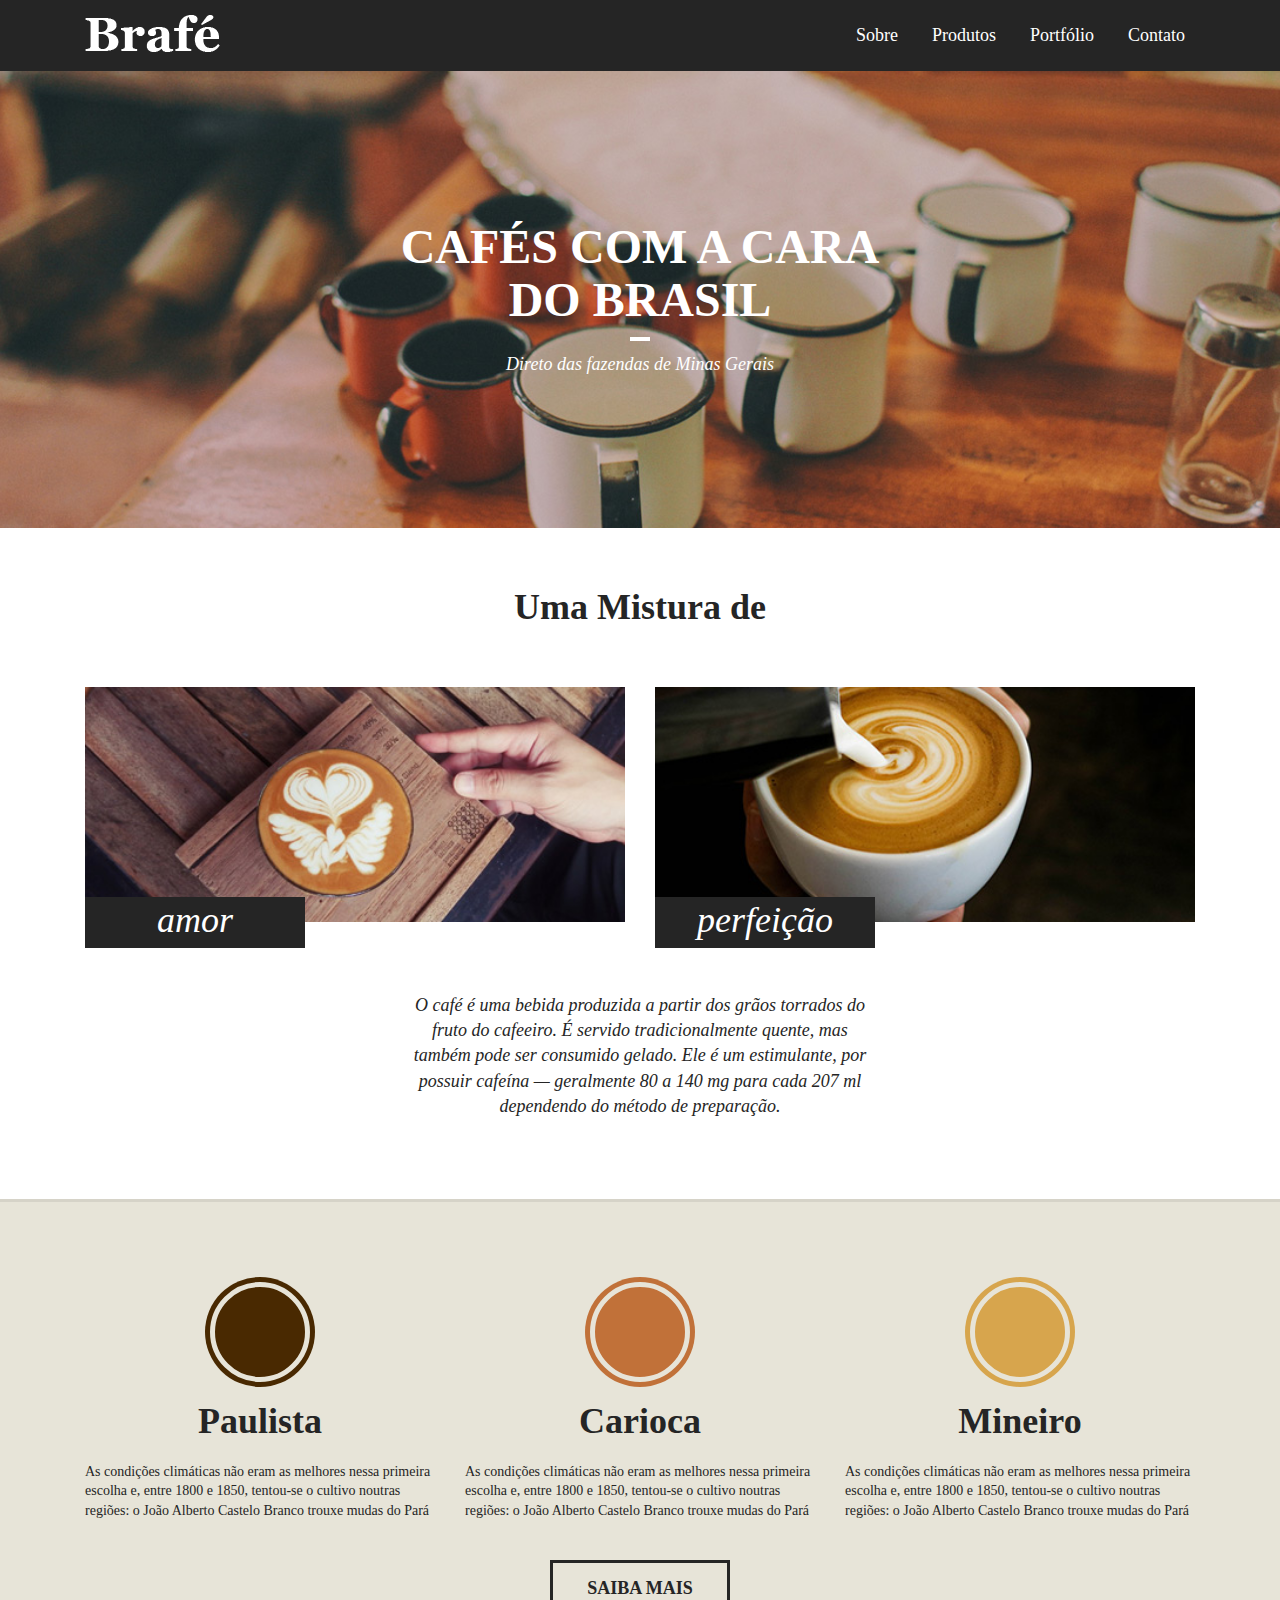
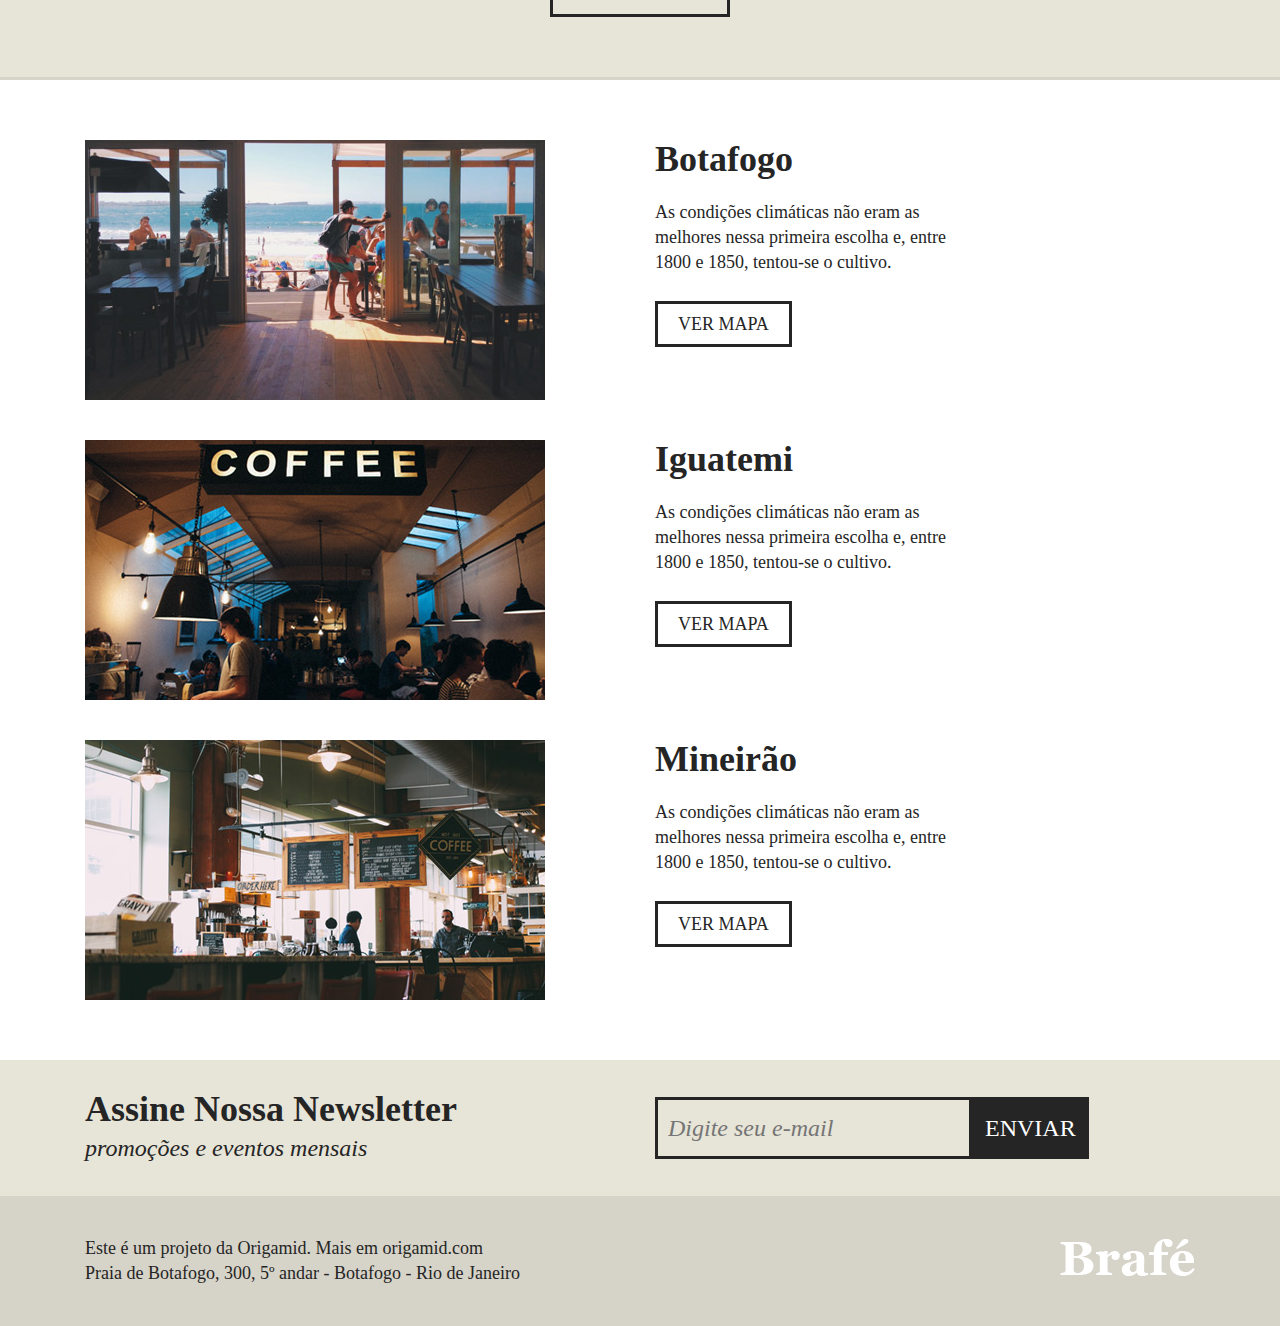
<file: bootstrap/index.html>
<!DOCTYPE html>
<html lang="pt-br">

<head>
	<meta charset="UTF-8">
	<meta http-equiv="X-UA-Compatible" content="IE=edge">
	<meta name="viewport" content="width=device-width, initial-scale=1.0, shrink-to-fit=no">
	<title>Brafé 1</title>
	<link rel="shortcut icon" href="../favicon.ico">
	<link rel="stylesheet" type="text/css" href="css/bootstrap.min.css">
	<link rel="stylesheet" type="text/css" href="css/style.css">
</head>

<body>

	<header class="menu">
		<div class="container">
			<div class="row">
				<a class="menu-logo col-md-4" href="#"><img src="img/brafe.png" alt="Brafé"></a>
				<nav class="menu-nav col-md-8">
					<ul>
						<li><a href="#">Sobre</a></li>
						<li><a href="#">Produtos</a></li>
						<li><a href="#">Portfólio</a></li>
						<li><a href="#">Contato</a></li>
					</ul>
				</nav>
			</div>
		</div>
	</header>

	<main class="intro">
		<h1>Cafés com a cara<br>do Brasil</h1>
		<p>Direto das fazendas de Minas Gerais</p>
	</main>

	<section class="sobre container">
		<h2>Uma Mistura de</h2>
		<div class="row">
			<div class="col-sm sobre-item">
				<img src="img/cafe-1.jpg">
				<h3>amor</h3>
			</div>
			<div class="col-sm sobre-item">
				<img src="img/cafe-2.jpg">
				<h3>perfeição</h3>
			</div>
		</div>
		<p>O café é uma bebida produzida a partir dos grãos torrados do fruto do cafeeiro. É servido tradicionalmente quente, mas também pode ser consumido gelado. Ele é um estimulante, por possuir cafeína — geralmente 80 a 140 mg para cada 207 ml dependendo do método de preparação.</p>
	</section>

	<section class="produtos">
		<div class="container">
			<div class="row">
				<div class="produtos-item col-sm">
					<h2 class="produtos-paulista">Paulista</h2>
					<p>As condições climáticas não eram as melhores nessa primeira escolha e, entre 1800 e 1850, tentou-se o cultivo noutras regiões: o João Alberto Castelo Branco trouxe mudas do Pará</p>
				</div>
				<div class="produtos-item col-sm">
					<h2 class="produtos-carioca">Carioca</h2>
					<p>As condições climáticas não eram as melhores nessa primeira escolha e, entre 1800 e 1850, tentou-se o cultivo noutras regiões: o João Alberto Castelo Branco trouxe mudas do Pará</p>
				</div>
				<div class="produtos-item col-sm">
					<h2 class="produtos-mineiro">Mineiro</h2>
					<p>As condições climáticas não eram as melhores nessa primeira escolha e, entre 1800 e 1850, tentou-se o cultivo noutras regiões: o João Alberto Castelo Branco trouxe mudas do Pará</p>
				</div>
			</div>
			<a class="produtos-btn" href="#">Saiba Mais</a>
		</div>
	</section>

	<section class="locais container">
		<div class="locais-item row">
			<div class="col-sm">
				<img src="img/botafogo.jpg" alt="Brafé unidade Botafogo">
			</div>
			<div class="col-sm">
				<h2>Botafogo</h2>
				<p>As condições climáticas não eram as melhores nessa primeira escolha e, entre 1800 e 1850, tentou-se o cultivo.</p>
				<a href="#">Ver Mapa</a>
			</div>
		</div>

		<div class="locais-item row">
			<div class="col-sm">
				<img src="img/iguatemi.jpg" alt="Brafé unidade Iguatemi">
			</div>
			<div class="col-sm">
				<h2>Iguatemi</h2>
				<p>As condições climáticas não eram as melhores nessa primeira escolha e, entre 1800 e 1850, tentou-se o cultivo.</p>
				<a href="#">Ver Mapa</a>
			</div>
		</div>

		<div class="locais-item row">
			<div class="col-sm">
				<img src="img/mineirao.jpg" alt="Brafé unidade Mineirão">
			</div>
			<div class="col-sm">
				<h2>Mineirão</h2>
				<p>As condições climáticas não eram as melhores nessa primeira escolha e, entre 1800 e 1850, tentou-se o cultivo.</p>
				<a href="#">Ver Mapa</a>
			</div>
		</div>

	</section>

	<section class="assine">
		<div class="container">
			<div class="row">
				<div class="assine-info col-sm">
					<h2>Assine Nossa Newsletter</h2>
					<p>promoções e eventos mensais</p>
				</div>
				<form class="col-sm">
					<label>E-mail</label>
					<input type="text" placeholder="Digite seu e-mail">
					<button type="submit">Enviar</button>
				</form>
			</div>
		</div>
	</section>

	<footer class="footer">
		<div class="container">
			<div class="row">
				<p class="col-sm-8">Este é um projeto da Origamid. Mais em origamid.com<br>Praia de Botafogo, 300, 5º andar - Botafogo - Rio de Janeiro</p>
				<div class="col-sm">
					<img src="img/brafe.png" alt="Brafé">
				</div>
			</div>
		</div>
	</footer>

</body>

</html>
</file>
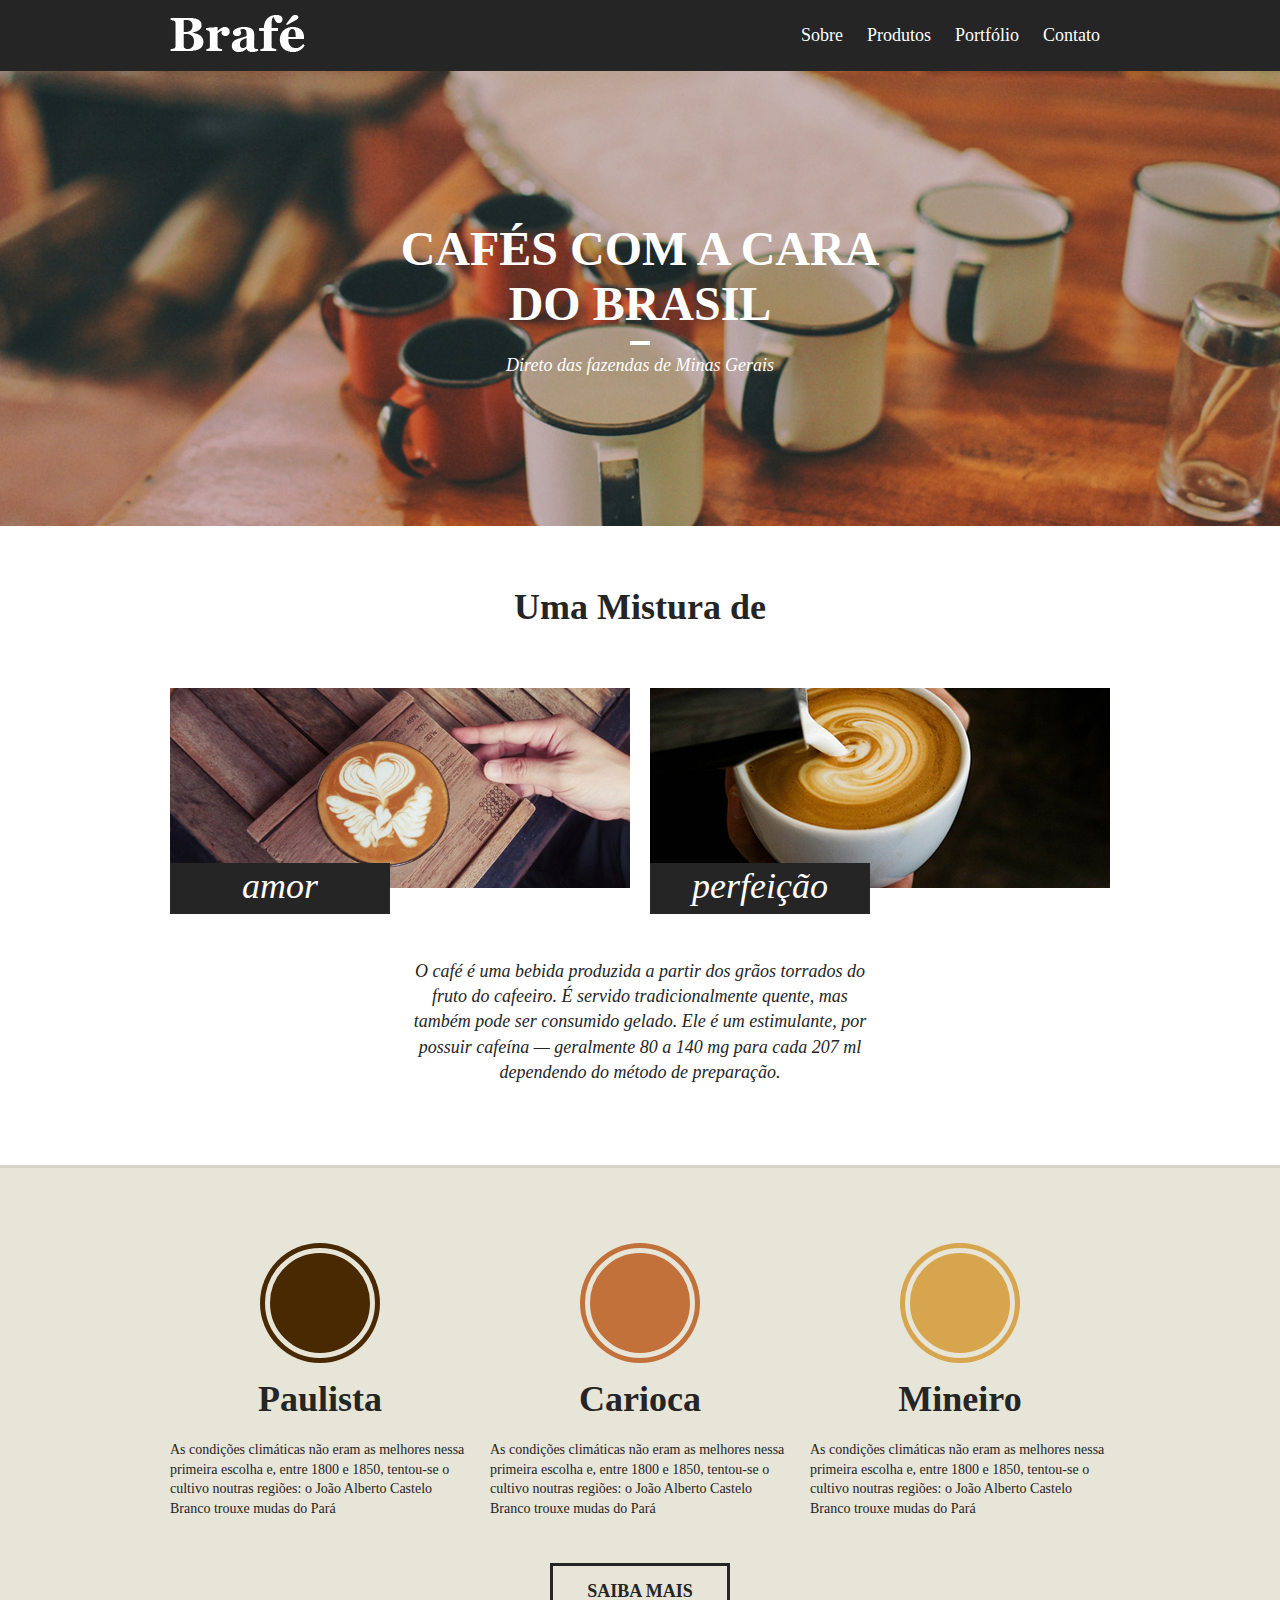
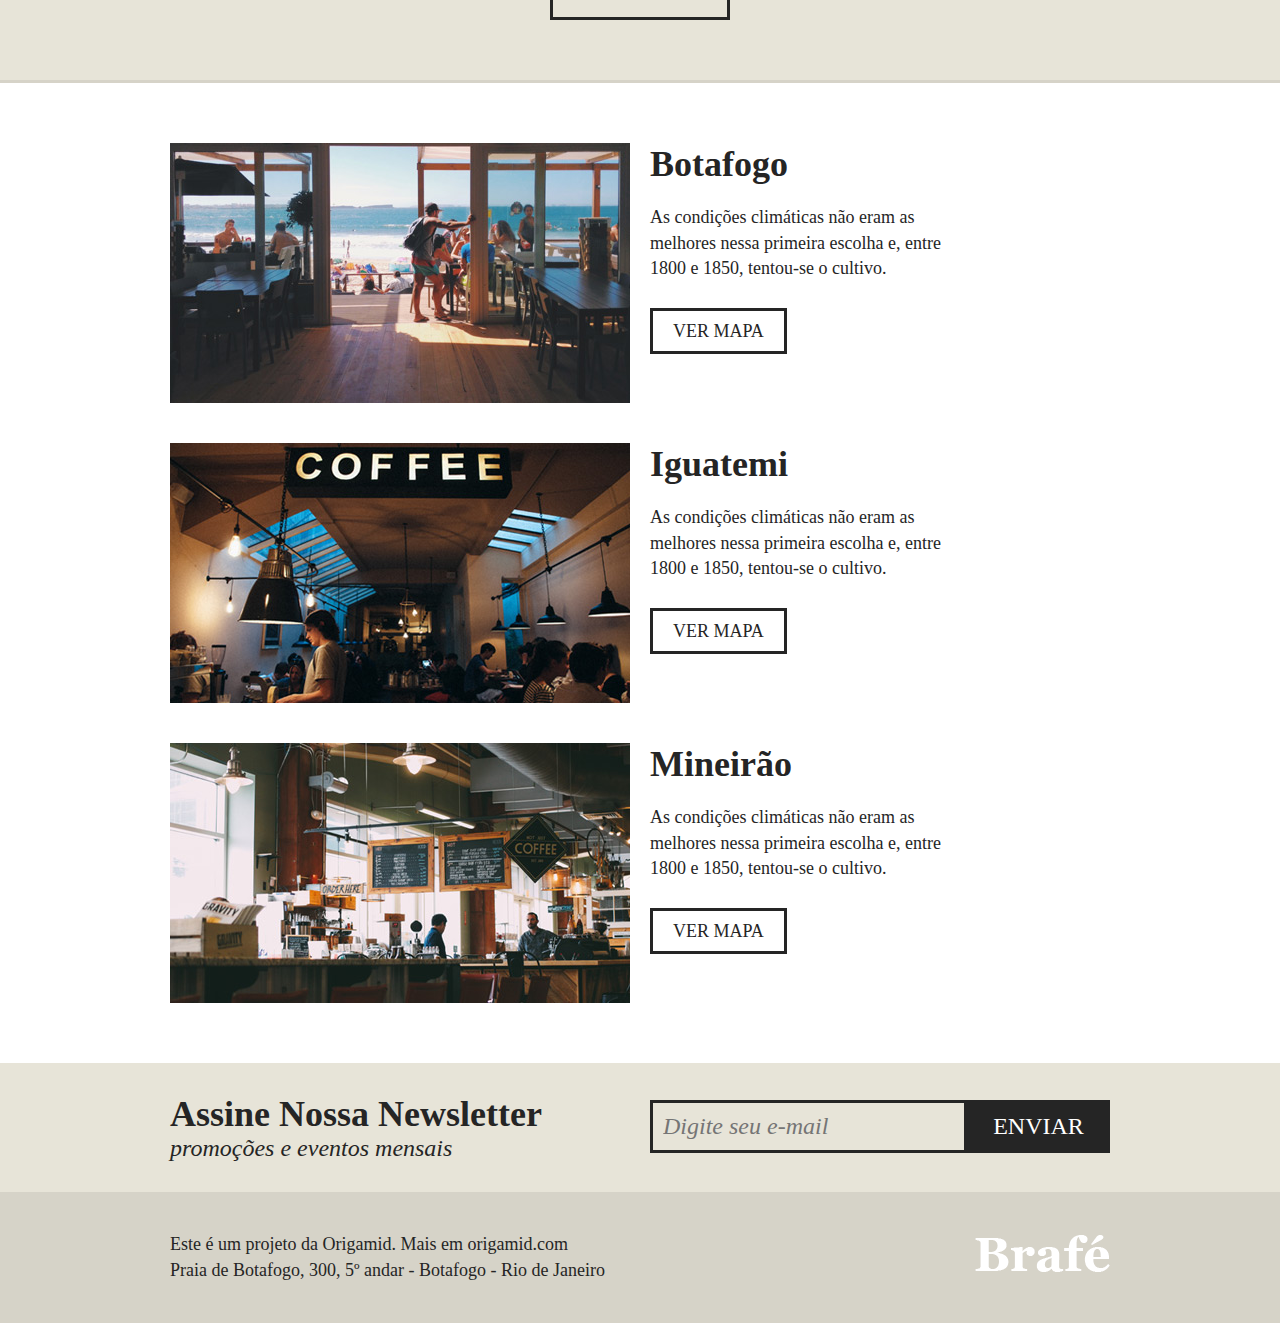
<file: flexbox/index.html>
<!DOCTYPE html>
<html lang="pt-br">

<head>
	<meta charset="UTF-8">
	<meta http-equiv="X-UA-Compatible" content="IE=edge">
	<meta name="viewport" content="width=device-width, initial-scale=1.0, shrink-to-fit=no">
	<title>Brafé 1</title>
	<link rel="shortcut icon" href="../favicon.ico">
	<link rel="stylesheet" type="text/css" href="css/style.css">
</head>

<body>

	<header class="menu">
		<div class="container">
			<a class="menu-logo" href="#"><img src="img/brafe.png" alt="Brafé"></a>
			<nav class="menu-nav">
				<ul>
					<li><a href="#">Sobre</a></li>
					<li><a href="#">Produtos</a></li>
					<li><a href="#">Portfólio</a></li>
					<li><a href="#">Contato</a></li>
				</ul>
			</nav>
		</div>
	</header>

	<main class="intro">
		<h1>Cafés com a cara<br>do Brasil</h1>
		<p>Direto das fazendas de Minas Gerais</p>
	</main>

	<section class="sobre">
		<h2>Uma Mistura de</h2>
		<div class="container">
			<div class="sobre-item">
				<img src="img/cafe-1.jpg">
				<h3>amor</h3>
			</div>
			<div class="sobre-item">
				<img src="img/cafe-2.jpg">
				<h3>perfeição</h3>
			</div>
		</div>
		<p>O café é uma bebida produzida a partir dos grãos torrados do fruto do cafeeiro. É servido tradicionalmente quente, mas também pode ser consumido gelado. Ele é um estimulante, por possuir cafeína — geralmente 80 a 140 mg para cada 207 ml dependendo do método de preparação.</p>
	</section>

	<section class="produtos">
		<div class="container">
			<div class="produtos-item">
				<h2 class="produtos-paulista">Paulista</h2>
				<p>As condições climáticas não eram as melhores nessa primeira escolha e, entre 1800 e 1850, tentou-se o cultivo noutras regiões: o João Alberto Castelo Branco trouxe mudas do Pará</p>
			</div>
			<div class="produtos-item">
				<h2 class="produtos-carioca">Carioca</h2>
				<p>As condições climáticas não eram as melhores nessa primeira escolha e, entre 1800 e 1850, tentou-se o cultivo noutras regiões: o João Alberto Castelo Branco trouxe mudas do Pará</p>
			</div>
			<div class="produtos-item">
				<h2 class="produtos-mineiro">Mineiro</h2>
				<p>As condições climáticas não eram as melhores nessa primeira escolha e, entre 1800 e 1850, tentou-se o cultivo noutras regiões: o João Alberto Castelo Branco trouxe mudas do Pará</p>
			</div>
		</div>
		<a class="produtos-btn" href="#">Saiba Mais</a>
	</section>

	<section class="locais">
		<div class="locais-item container">
			<div class="locais-img">
				<img src="img/botafogo.jpg" alt="Brafé unidade Botafogo">
			</div>
			<div class="locais-info">
				<h2>Botafogo</h2>
				<p>As condições climáticas não eram as melhores nessa primeira escolha e, entre 1800 e 1850, tentou-se o cultivo.</p>
				<a href="#">Ver Mapa</a>
			</div>
		</div>

		<div class="locais-item container">
			<div class="locais-img">
				<img src="img/iguatemi.jpg" alt="Brafé unidade Iguatemi">
			</div>
			<div class="locais-info">
				<h2>Iguatemi</h2>
				<p>As condições climáticas não eram as melhores nessa primeira escolha e, entre 1800 e 1850, tentou-se o cultivo.</p>
				<a href="#">Ver Mapa</a>
			</div>
		</div>

		<div class="locais-item container">
			<div class="locais-img">
				<img src="img/mineirao.jpg" alt="Brafé unidade Mineirão">
			</div>
			<div class="locais-info">
				<h2>Mineirão</h2>
				<p>As condições climáticas não eram as melhores nessa primeira escolha e, entre 1800 e 1850, tentou-se o cultivo.</p>
				<a href="#">Ver Mapa</a>
			</div>
		</div>

	</section>

	<section class="assine">
		<div class="container">
			<div class="assine-info">
				<h2>Assine Nossa Newsletter</h2>
				<p>promoções e eventos mensais</p>
			</div>
			<form>
				<label>E-mail</label>
				<input type="text" placeholder="Digite seu e-mail">
				<button type="submit">Enviar</button>
			</form>
		</div>
	</section>

	<footer class="footer">
		<div class="container">
			<p>Este é um projeto da Origamid. Mais em origamid.com<br>Praia de Botafogo, 300, 5º andar - Botafogo - Rio de Janeiro</p>
			<div class="footer-img">
				<img src="img/brafe.png" alt="Brafé">
			</div>
		</div>
	</footer>

</body>

</html>
</file>
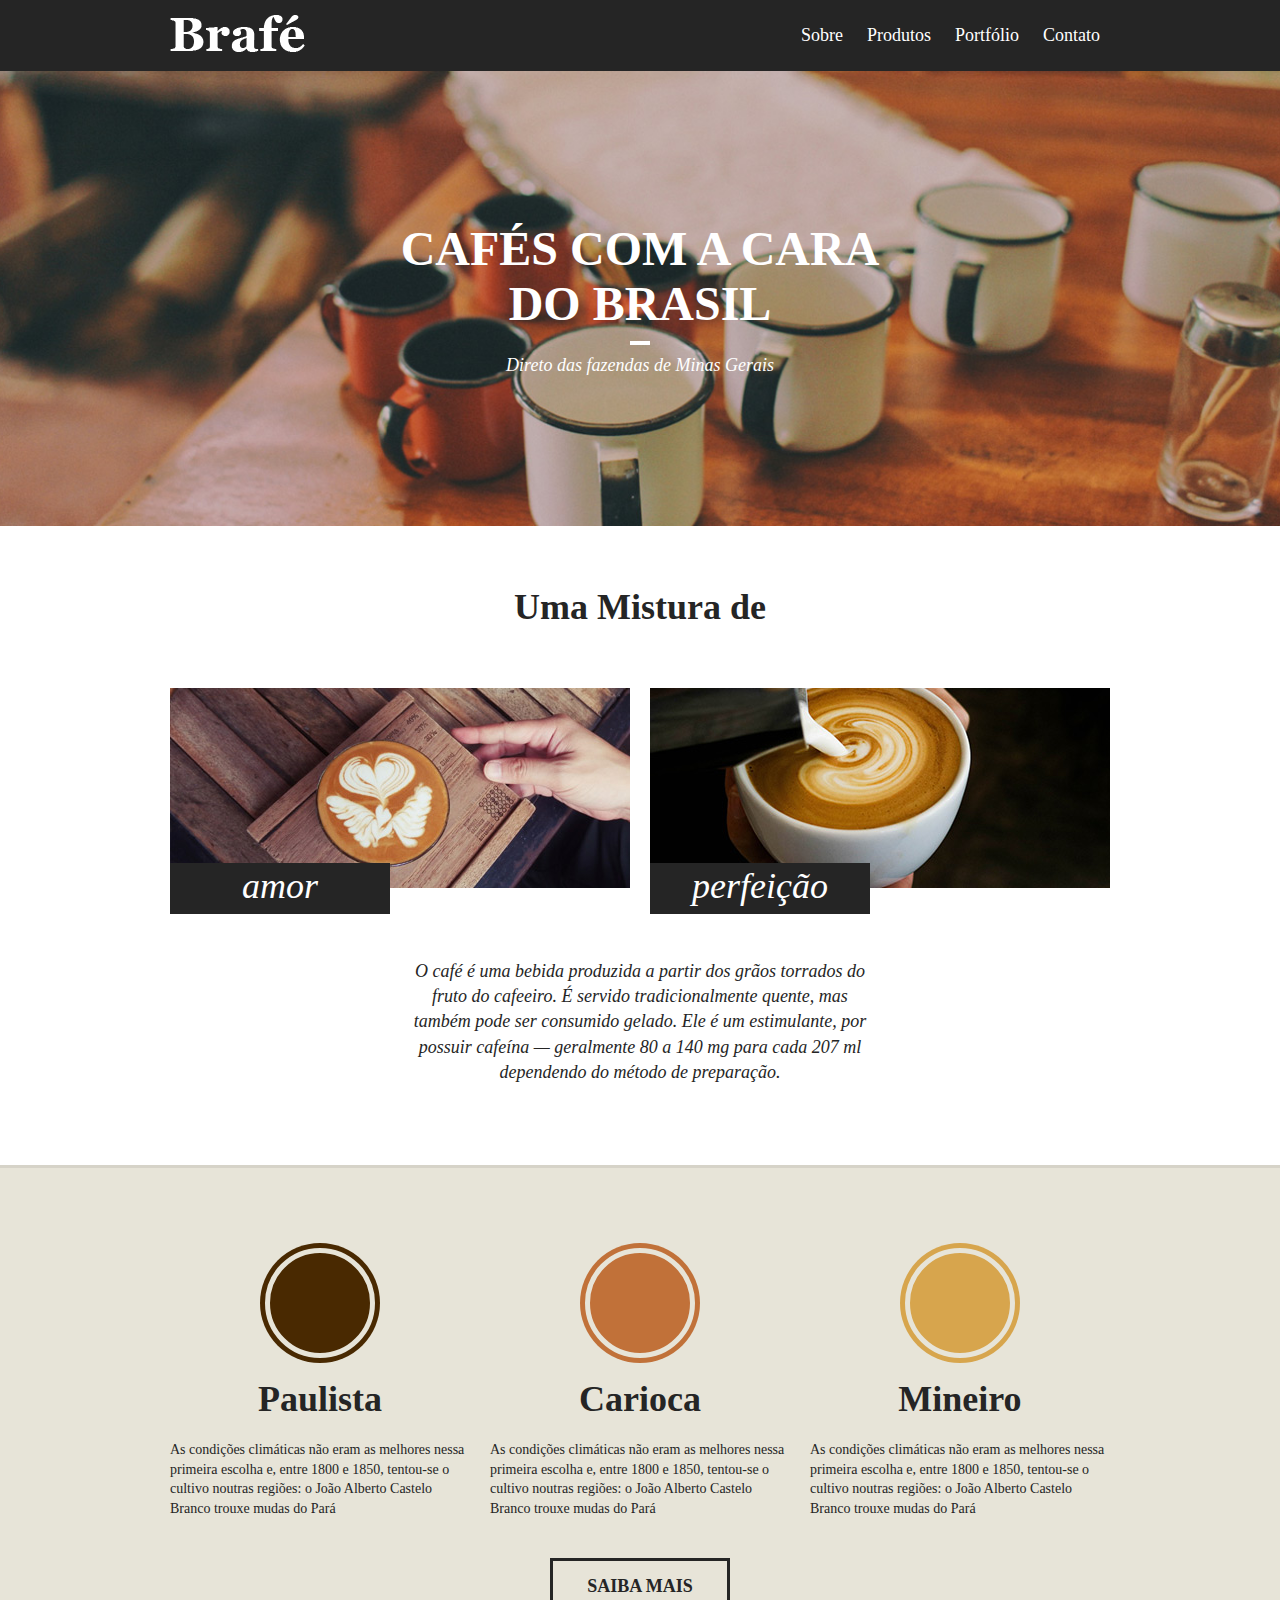
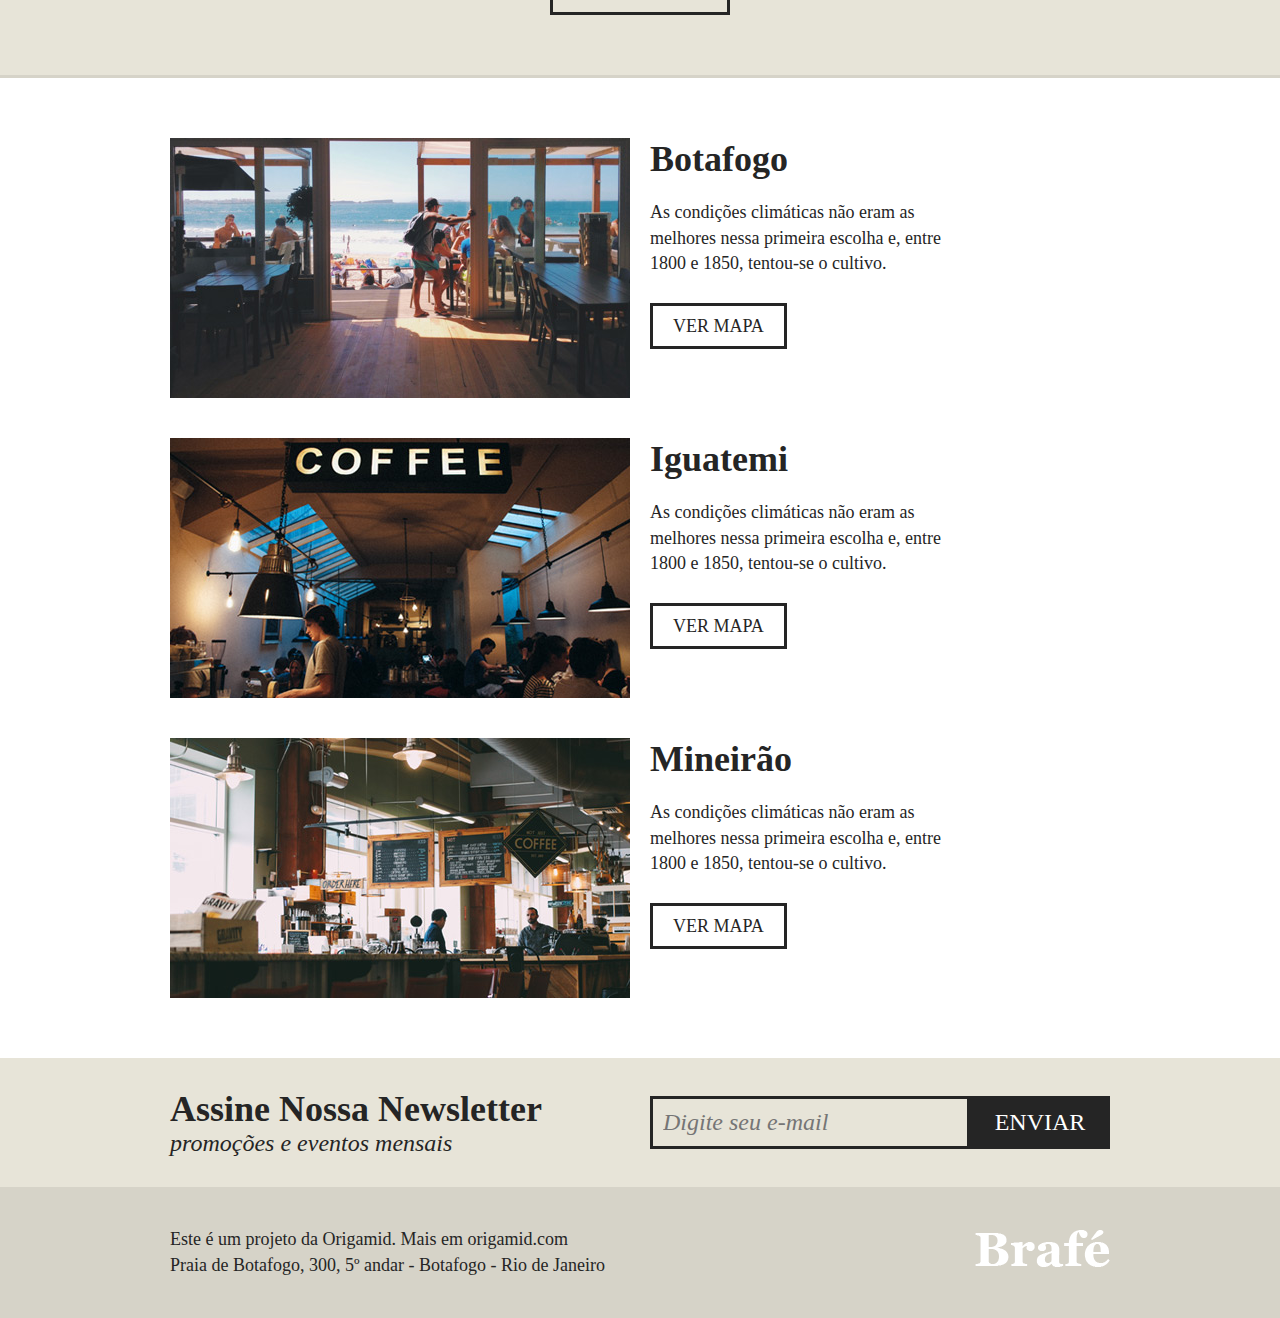
<file: grid/index.html>
<!DOCTYPE html>
<html>

<head>
	<meta charset="utf-8">
	<meta name="viewport" content="width=device-width, initial-scale=1, shrink-to-fit=no">
	<title>Brafé 1</title>
	<link rel="shortcut icon" href="../favicon.ico">
	<link rel="stylesheet" type="text/css" href="css/grid.css">
	<link rel="stylesheet" type="text/css" href="css/style.css">
</head>

<body>

	<header class="menu">
		<div class="container">
			<a class="menu-logo grid-4" href="#"><img src="img/brafe.png" alt="Brafé"></a>
			<nav class="menu-nav grid-8">
				<ul>
					<li><a href="#">Sobre</a></li>
					<li><a href="#">Produtos</a></li>
					<li><a href="#">Portfólio</a></li>
					<li><a href="#">Contato</a></li>
				</ul>
			</nav>
		</div>
	</header>

	<main class="intro">
		<h1>Cafés com a cara<br>do Brasil</h1>
		<p>Direto das fazendas de Minas Gerais</p>
	</main>

	<section class="sobre">
		<h2>Uma Mistura de</h2>
		<div class="container">
			<div class="sobre-item grid-6">
				<img src="img/cafe-1.jpg">
				<h3>amor</h3>
			</div>
			<div class="sobre-item grid-6">
				<img src="img/cafe-2.jpg">
				<h3>perfeição</h3>
			</div>
		</div>
		<p>O café é uma bebida produzida a partir dos grãos torrados do fruto do cafeeiro. É servido tradicionalmente quente, mas também pode ser consumido gelado. Ele é um estimulante, por possuir cafeína — geralmente 80 a 140 mg para cada 207 ml dependendo do método de preparação.</p>
	</section>

	<section class="produtos">
		<div class="container">
			<div class="produtos-item grid-4">
				<h2 class="produtos-paulista">Paulista</h2>
				<p>As condições climáticas não eram as melhores nessa primeira escolha e, entre 1800 e 1850, tentou-se o cultivo noutras regiões: o João Alberto Castelo Branco trouxe mudas do Pará</p>
			</div>
			<div class="produtos-item grid-4">
				<h2 class="produtos-carioca">Carioca</h2>
				<p>As condições climáticas não eram as melhores nessa primeira escolha e, entre 1800 e 1850, tentou-se o cultivo noutras regiões: o João Alberto Castelo Branco trouxe mudas do Pará</p>
			</div>
			<div class="produtos-item grid-4">
				<h2 class="produtos-mineiro">Mineiro</h2>
				<p>As condições climáticas não eram as melhores nessa primeira escolha e, entre 1800 e 1850, tentou-se o cultivo noutras regiões: o João Alberto Castelo Branco trouxe mudas do Pará</p>
			</div>
		</div>
		<a class="produtos-btn" href="#">Saiba Mais</a>
	</section>

	<section class="locais">
		<div class="locais-item container">
			<div class="grid-6">
				<img src="img/botafogo.jpg" alt="Brafé unidade Botafogo">
			</div>
			<div class="grid-6">
				<h2>Botafogo</h2>
				<p>As condições climáticas não eram as melhores nessa primeira escolha e, entre 1800 e 1850, tentou-se o cultivo.</p>
				<a href="#">Ver Mapa</a>
			</div>
		</div>

		<div class="locais-item container">
			<div class="grid-6">
				<img src="img/iguatemi.jpg" alt="Brafé unidade Iguatemi">
			</div>
			<div class="grid-6">
				<h2>Iguatemi</h2>
				<p>As condições climáticas não eram as melhores nessa primeira escolha e, entre 1800 e 1850, tentou-se o cultivo.</p>
				<a href="#">Ver Mapa</a>
			</div>
		</div>

		<div class="locais-item container">
			<div class="grid-6">
				<img src="img/mineirao.jpg" alt="Brafé unidade Mineirão">
			</div>
			<div class="grid-6">
				<h2>Mineirão</h2>
				<p>As condições climáticas não eram as melhores nessa primeira escolha e, entre 1800 e 1850, tentou-se o cultivo.</p>
				<a href="#">Ver Mapa</a>
			</div>
		</div>

	</section>

	<section class="assine">
		<div class="container">
			<div class="assine-info grid-6">
				<h2>Assine Nossa Newsletter</h2>
				<p>promoções e eventos mensais</p>
			</div>
			<form class="grid-6">
				<label>E-mail</label>
				<input type="text" placeholder="Digite seu e-mail">
				<button type="submit">Enviar</button>
			</form>
		</div>
	</section>

	<footer class="footer">
		<div class="container">
			<p class="grid-8">Este é um projeto da Origamid. Mais em origamid.com<br>Praia de Botafogo, 300, 5º andar - Botafogo - Rio de Janeiro</p>
			<div class="grid-4">
				<img src="img/brafe.png" alt="Brafé">
			</div>
		</div>
	</footer>

</body>

</html>
</file>
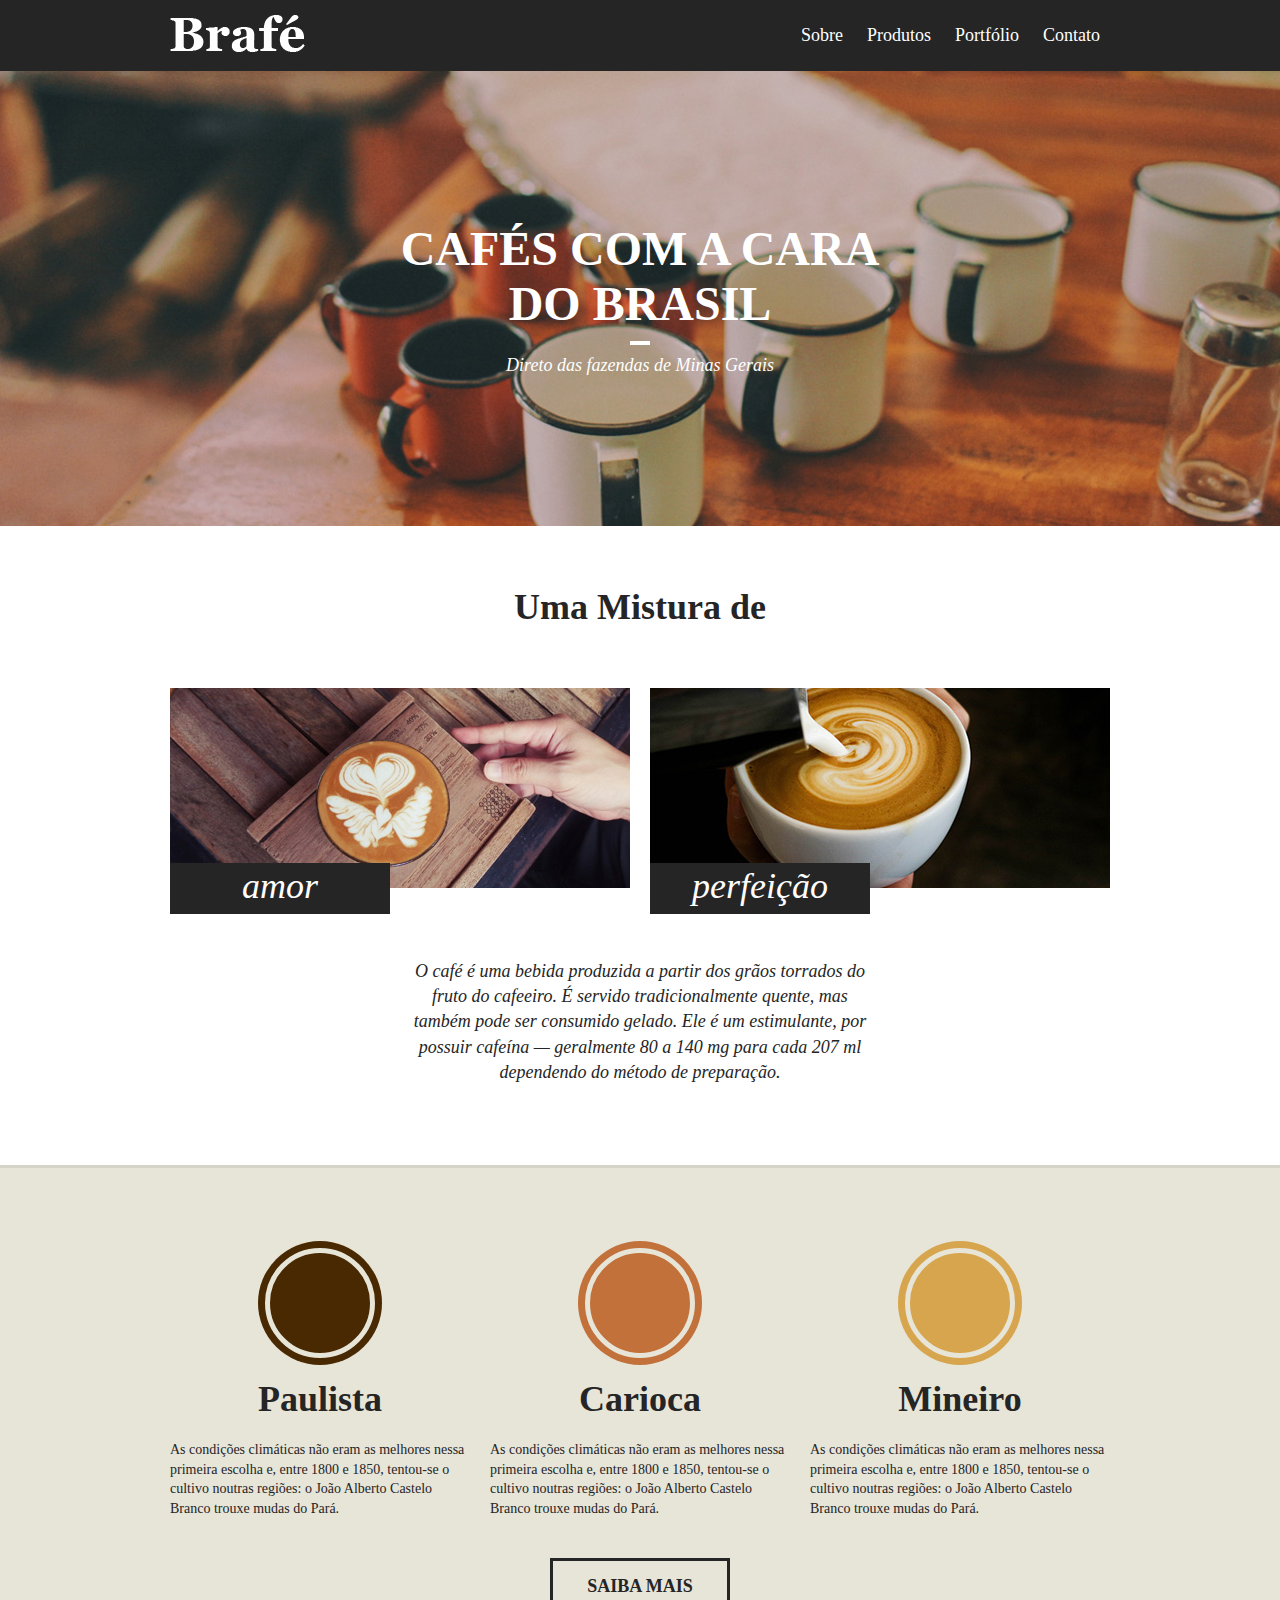
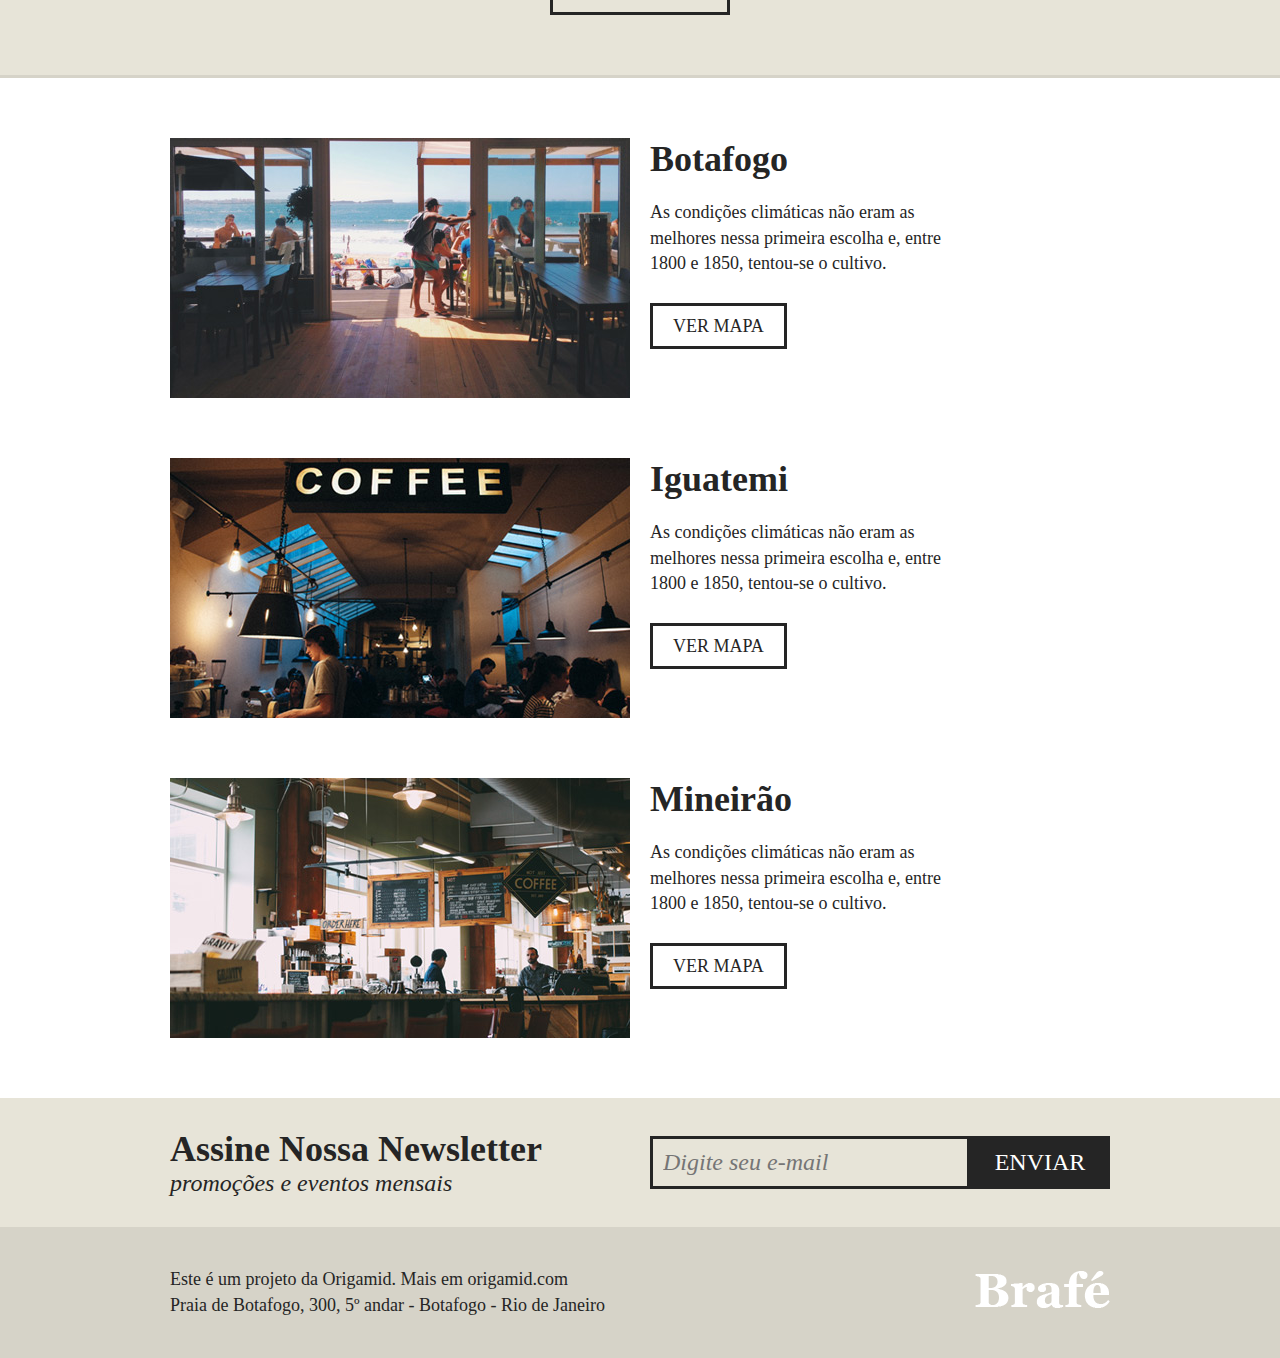
<file: puro/index.html>
<!DOCTYPE html>
<html lang="pt-br">

<head>
  <meta charset="UTF-8">
  <meta http-equiv="X-UA-Compatible" content="IE=edge">
  <meta name="viewport" content="width=device-width, initial-scale=1.0, shrink-to-fit=no">
  <title>Brafé 1</title>
  <link rel="shortcut icon" href="../favicon.ico">
  <link rel="stylesheet" type="text/css" href="css/style.css">
</head>

<body>
  
  <header class="menu">
    <div class="menu-container">
      <a class="menu-logo" href="#"><img src="img/brafe.png" alt="Brafé"></a>
      <nav class="menu-nav">
        <ul>
          <li><a href="#">Sobre</a></li>
          <li><a href="#">Produtos</a></li>
          <li><a href="#">Portfólio</a></li>
          <li><a href="#">Contato</a></li>
        </ul>
      </nav>
    </div>
  </header>

  <main class="intro">
    <h1>Cafés com a cara<br>do Brasil</h1>
    <p>Direto das fazendas de Minas Gerais</p>
  </main>

  <section class="sobre">
    <h2>Uma Mistura de</h2>
    <div class="sobre-container">
      <div class="sobre-item">
        <img src="img/cafe-1.jpg" alt="amor">
        <h3>amor</h3>
      </div>
      <div class="sobre-item">
        <img src="img/cafe-2.jpg" alt="perfeição">
        <h3>perfeição</h3>
      </div>
    </div>
    <p>O café é uma bebida produzida a partir dos grãos torrados do fruto do cafeeiro. É servido tradicionalmente quente, mas também pode ser consumido gelado. Ele é um estimulante, por possuir cafeína — geralmente 80 a 140 mg para cada 207 ml dependendo do método de preparação.</p>
  </section>

  <section class="produtos">
    <div class="produtos-container">
      <div class="produtos-item">
        <h2 class="produtos-paulista">Paulista</h2>
        <p>As condições climáticas não eram as melhores nessa primeira escolha e, entre 1800 e 1850, tentou-se o cultivo noutras regiões: o João Alberto Castelo Branco trouxe mudas do Pará.</p>
      </div>
      <div class="produtos-item">
        <h2 class="produtos-carioca">Carioca</h2>
        <p>As condições climáticas não eram as melhores nessa primeira escolha e, entre 1800 e 1850, tentou-se o cultivo noutras regiões: o João Alberto Castelo Branco trouxe mudas do Pará.</p>
      </div>
      <div class="produtos-item">
        <h2 class="produtos-mineiro">Mineiro</h2>
        <p>As condições climáticas não eram as melhores nessa primeira escolha e, entre 1800 e 1850, tentou-se o cultivo noutras regiões: o João Alberto Castelo Branco trouxe mudas do Pará.</p>
      </div>
    </div>
    <a class="produtos-btn" href="#">Saiba Mais</a>
  </section>

  <section class="locais">
    <div class="locais-item">
      <img src="img/botafogo.jpg" alt="Brafé unidade Botafogo">
      <div>
        <h2>Botafogo</h2>
        <p>As condições climáticas não eram as melhores nessa primeira escolha e, entre 1800 e 1850, tentou-se o cultivo.</p>
        <a href="#">Ver Mapa</a>
      </div>
    </div>

    <div class="locais-item">
      <img src="img/iguatemi.jpg" alt="Brafé unidade Iguatemi">
      <div>
        <h2>Iguatemi</h2>
        <p>As condições climáticas não eram as melhores nessa primeira escolha e, entre 1800 e 1850, tentou-se o cultivo.</p>
        <a href="#">Ver Mapa</a>
      </div>
    </div>

    <div class="locais-item">
      <img src="img/mineirao.jpg" alt="Brafé unidade Mineirão">
      <div>
        <h2>Mineirão</h2>
        <p>As condições climáticas não eram as melhores nessa primeira escolha e, entre 1800 e 1850, tentou-se o cultivo.</p>
        <a href="#">Ver Mapa</a>
      </div>
    </div>
  </section>

  <section class="assine">
    <div class="assine-container">
      <div class="assine-info">
        <h2>Assine Nossa Newsletter</h2>
        <p>promoções e eventos mensais</p>
      </div>
      <form>
        <label>E-mail</label>
        <input type="text" placeholder="Digite seu e-mail">
        <button type="submit">Enviar</button>
      </form>
    </div>
  </section>

  <footer class="footer">
    <div class="footer-container">
      <p>Este é um projeto da Origamid. Mais em origamid.com<br>Praia de Botafogo, 300, 5º andar - Botafogo - Rio de Janeiro</p>
      <img src="img/brafe.png" alt="Brafé">
    </div>
  </footer>

</body>

</html>
</file>
<file: grid/css/grid.css>
.container {
  max-width: 960px;
  margin: 0 auto;
}

.container::before,
.container::after {
  content: "";
  display: table;
  clear: both;
}

.grid-1,
.grid-2,
.grid-3,
.grid-4,
.grid-5,
.grid-6,
.grid-7,
.grid-8,
.grid-9,
.grid-10,
.grid-11,
.grid-12 {
  margin-left: 10px;
  margin-right: 10px;
  float: left;
  display: block;
  min-height: 1px;
}

.grid-1 {
  width: calc(8.333% - 20px);
}

.grid-2 {
  width: calc(16.666% - 20px);
}

.grid-3 {
  width: calc(25% - 20px);
}

.grid-4 {
  width: calc(33.333% - 20px);
}

.grid-5 {
  width: calc(41.666% - 20px);
}

.grid-6 {
  width: calc(50% - 20px);
}

.grid-7 {
  width: calc(58.333% - 20px);
}

.grid-8 {
  width: calc(66.666% - 20px);
}

.grid-9 {
  width: calc(75% - 20px);
}

.grid-10 {
  width: calc(83.333% - 20px);
}

.grid-11 {
  width: calc(91.666% - 20px);
}

.grid-12 {
  width: calc(100% - 20px);
}

@media (max-width: 739px) {
  .container {
    max-width: 300px;
  }
  .grid-1,
  .grid-2,
  .grid-3,
  .grid-4,
  .grid-5,
  .grid-6,
  .grid-7,
  .grid-8,
  .grid-9,
  .grid-10,
  .grid-11,
  .grid-12 {
    width: 100%;
    margin-left: 0px;
    margin-right: 0px;
    float: none;
  }
}
</file>
<file: bootstrap/css/style.css>
/* Reset */

body,
h1,
h2,
h3,
p,
ul {
  padding: 0px;
  margin: 0px;
}

body {
  font-family: Georgia, serif;
  color: #252525;
}

* {
  box-sizing: border-box;
}

img {
  display: block;
  max-width: 100%;
}

/* Menu */

.menu {
  background: #252525;
  padding: 12px 0px;
}

.menu-logo {
  padding-top: 3px;
}

.menu-nav a {
  text-decoration: none;
  color: #fff;
  font-size: 1.125em;
}

.menu-nav ul {
  float: right;
  list-style: none;
}

.menu-nav ul li {
  display: inline-block;
}

.menu-nav ul li a {
  display: inline-block;
  padding: 10px;
  margin-left: 10px;
}

@media (max-width: 768px) {
  .menu-nav ul {
    float: none;
    /* margin: 5px 0 -10px 0; */
    margin-top: 5px;
    margin-bottom: -10px;
  }
  .menu-nav ul li a {
    padding-left: 0px;
    margin-left: 0px;
  }
}

/* Intro */

.intro {
  background: url("../img/bg-intro.jpg") no-repeat center center;
  background-size: cover;
  color: #fff;
  padding: 150px 0;
  text-align: center;
}

.intro h1 {
  text-transform: uppercase;
  font-size: 3em;
  font-weight: bold;
}

.intro h1::after {
  content: "";
  display: block;
  width: 20px;
  height: 4px;
  background: #fff;
  margin: 10px auto;
}

.intro p {
  font-style: italic;
  font-size: 1.125em;
}

@media (max-width: 768px) {
  .intro {
    padding: 60px 0px;
  }
}

/* Sobre */

.sobre {
  padding-top: 60px;
  padding-bottom: 60px;
}

.sobre img {
  width: 100%; /* experimental */
}

.sobre h2 {
  font-size: 2.25em;
  text-align: center;
  margin-bottom: 60px;
  font-weight: bold;
}

.sobre-item h3 {
  font-size: 2.25em;
  line-height: 1em;
  background: #252525;
  color: #fff;
  font-style: italic;
  font-weight: normal;
  text-align: center;
  position: relative;
  width: 220px;
  padding: 5px 0 10px 0;
  top: -25px;
}

.sobre > p {
  font-size: 1.125em;
  line-height: 1.4em;
  font-style: italic;
  max-width: 460px;
  text-align: center;
  margin: 20px auto;
}

/* Produtos */

.produtos {
  background: #e7e4d8;
  border-top: 3px solid #d6d3c8;
  border-bottom: 3px solid #d6d3c8;
  padding-top: 60px;
  padding-bottom: 60px;
}

.produtos-item {
  margin-bottom: 40px;
}

.produtos-item h2 {
  font-size: 2.25em;
  text-align: center;
  margin-bottom: 20px;
  font-weight: bold;
}

.produtos-item h2::before {
  content: "";
  display: block;
  width: 100px;
  height: 100px;
  background: currentColor;
  border-radius: 50%;
  border: 5px solid #e7e4d8;
  box-shadow: 0 0 0 5px currentColor;
  margin: 20px auto;
}

h2.produtos-paulista::before {
  color: #492901;
}

h2.produtos-carioca::before {
  color: #c17139;
}

h2.produtos-mineiro::before {
  color: #d7a54d;
}

.produtos-item p {
  font-size: 0.875em;
  line-height: 1.4em;
}

.produtos-btn {
  border: 3px solid #252525;
  color: #252525;
  text-decoration: none;
  text-align: center;
  font-size: 1.125em;
  font-weight: bold;
  text-transform: uppercase;
  width: 180px;
  display: block;
  margin: 0 auto;
  padding: 12px 0;
}

.produtos-btn:hover {
  text-decoration: none;
  color: #c17139;
  border-color: #c17139;
}

/* Locais */

.locais {
  padding-top: 60px;
  padding-bottom: 20px;
}

.locais-item {
  margin-bottom: 40px;
}

.locais-item h2 {
  font-size: 2.25em;
  margin-bottom: 20px;
  font-weight: bold;
}

.locais-item p {
  font-size: 1.125em;
  line-height: 1.4em;
  max-width: 320px;
  margin-bottom: 35px;
}

.locais-item a {
  font-size: 1.125em;
  text-transform: uppercase;
  text-decoration: none;
  border: 3px solid;
  color: #252525;
  padding: 10px 20px;
}

/* Assine */

.assine {
  background: #e7e4d8;
  padding-top: 30px;
  padding-bottom: 30px;
}

.assine-info h2 {
  font-size: 2.25em;
  font-weight: bold;
}

.assine-info p {
  font-size: 1.5em;
  font-style: italic;
}

.assine form label {
  display: none;
}

.assine form {
  margin-top: 7px;
  display: flex;
  flex-wrap: wrap;
  align-content: flex-start;
}

.assine input {
  border: 3px solid #252525;
  background: none;
  font-size: 1.5em;
  font-style: italic;
  font-family: Georgia, serif;
  align-self: flex-start;
  padding: 10px;
}

.assine button {
  background: #252525;
  border: none;
  font-family: Georgia, serif;
  text-transform: uppercase;
  font-size: 1.5em;
  color: #fff;
  cursor: pointer;
  align-self: flex-start;
  padding: 13px;
}

/* Footer */

.footer {
  background: #d6d3c8;
  padding-top: 40px;
  padding-bottom: 40px;
}

.footer p {
  font-size: 1.125em;
  line-height: 1.4em;
}

.footer img {
  float: right;
  margin-top: 3px;
}

@media (max-width: 768px) {
  .footer img {
    float: none;
    margin-top: 25px;
  }
}
</file>
<file: flexbox/css/style.css>
/* Reset */

body,
h1,
h2,
h3,
p,
ul {
  padding: 0px;
  margin: 0px;
}

body {
  font-family: Georgia, serif;
  color: #252525;
}

* {
  box-sizing: border-box;
}

.container {
  display: flex;
  max-width: 960px;
  margin: 0 auto;
}

@media (max-width: 739px) {
  .container {
    flex-direction: column;
    max-width: 300px;
  }
}

/* Menu */

.menu {
  background: #252525;
  padding: 15px 0;
}

.menu-nav a {
  text-decoration: none;
  color: #fff;
  font-size: 1.125em;
}

.menu-logo {
  margin: 0 10px;
}

.menu-nav {
  flex: 1;
  margin: 0 8px;
  align-self: center;
}

.menu-nav ul {
  float: right;
  display: flex;
  list-style: none;
}

.menu-nav ul li a {
  padding: 12px;
}

@media (max-width: 739px) {
  .menu-nav {
    margin: 10px 0 0 0;
  }

  .menu-logo {
    margin: 0px;
  }

  .menu-nav ul li a {
    padding-left: 0px;
  }
}

/* Intro */

.intro {
  background: url("../img/bg-intro.jpg") no-repeat center center;
  background-size: cover;
  color: #fff;
  padding: 150px 0;
  text-align: center;
}

@media (max-width: 739px) {
  .intro {
    padding: 60px 0;
  }
}

.intro h1 {
  text-transform: uppercase;
  font-size: 3em;
}

.intro h1::after {
  content: "";
  display: block;
  width: 20px;
  height: 4px;
  background: #fff;
  margin: 10px auto;
}

.intro p {
  font-style: italic;
  font-size: 1.125em;
}

/* Sobre */

.sobre {
  padding: 60px 0;
}

.sobre h2 {
  font-size: 2.25em;
  text-align: center;
  margin-bottom: 60px;
}

.sobre-item {
  flex: 1;
  margin: 0 10px;
}

@media (max-width: 739px) {
  .sobre-item {
    margin-left: 0px;
    margin-right: 0px;
  }
}

.sobre-item img {
  display: block;
  max-width: 100%;
}

.sobre-item h3 {
  font-size: 2.25em;
  line-height: 1em;
  background: #252525;
  color: #fff;
  font-style: italic;
  font-weight: normal;
  text-align: center;
  position: relative;
  width: 220px;
  padding: 5px 0 10px 0;
  top: -25px;
}

.sobre > p {
  font-size: 1.125em;
  line-height: 1.4em;
  font-style: italic;
  margin: 20px auto;
  max-width: 460px;
  text-align: center;
}

@media (max-width: 739px) {
  .sobre > p {
    margin-left: 15px;
    margin-right: 15px;
  }
}

/* Produtos */

.produtos {
  background: #e7e4d8;
  border-top: 3px solid #d6d3c8;
  border-bottom: 3px solid #d6d3c8;
  padding: 60px 0;
}

.produtos-item {
  flex: 1;
  margin: 0 10px 25px 10px;
}

.produtos-item h2 {
  font-size: 2.25em;
  text-align: center;
  margin-bottom: 20px;
}

.produtos-item h2::before {
  content: "";
  display: block;
  width: 100px;
  height: 100px;
  background: currentColor;
  border-radius: 50%;
  border: 5px solid #e7e4d8;
  box-shadow: 0 0 0 5px currentColor;
  margin: 20px auto;
}

h2.produtos-paulista::before {
  color: #492901;
}

h2.produtos-carioca::before {
  color: #c17139;
}

h2.produtos-mineiro::before {
  color: #d7a54d;
}

.produtos-item p {
  font-size: 0.875em;
  line-height: 1.4em;
}

.produtos-btn {
  border: 3px solid #252525;
  color: #252525;
  text-decoration: none;
  text-align: center;
  font-size: 1.125em;
  font-weight: bold;
  text-transform: uppercase;
  display: block;
  width: 180px;
  padding: 15px 0;
  margin: 20px auto 0 auto;
}

@media (max-width: 739px) {
  .produtos-item {
    margin-left: 0px;
    margin-right: 0px;
  }
}

/* Locais */

.locais {
  padding: 60px 0 20px 0;
}

.locais-item {
  margin-bottom: 40px;
}

.locais-img,
.locais-info {
  flex: 1;
  margin: 0 10px;
}

.locais-img img {
  display: block;
  max-width: 100%;
}

.locais-item h2 {
  font-size: 2.25em;
  margin-bottom: 20px;
}

.locais-item p {
  font-size: 1.125em;
  line-height: 1.4em;
  max-width: 320px;
  margin-bottom: 40px;
}

.locais-item a {
  font-size: 1.125em;
  text-transform: uppercase;
  text-decoration: none;
  border: 3px solid;
  color: #252525;
  padding: 10px 20px;
}

@media (max-width: 739px) {
  .locais-img,
  .locais-info {
    margin-left: 0px;
    margin-right: 0px;
  }
}

/* Assine */

.assine {
  background: #e7e4d8;
  padding: 30px 0;
}

.assine-info {
  flex: 1;
  margin: 0 10px;
}

.assine-info h2 {
  font-size: 2.25em;
}

.assine-info p {
  font-size: 1.5em;
  font-style: italic;
}

.assine form {
  flex: 1;
  margin: 7px 10px 0 10px;
  display: flex;
  flex-wrap: wrap;
  align-content: flex-start;
}

.assine form label {
  display: none;
}

@media (max-width: 739px) {
  .assine-info {
    margin: 0 0 20px 0;
  }

  .assine form {
    margin: 0px;
  }
}

.assine input {
  flex: 1;
  max-width: 100%;
  align-self: flex-start;
  padding: 10px;
  border: 3px solid #252525;
  background: none;
  font-size: 1.5em;
  font-style: italic;
  font-family: Georgia, serif;
  /* margin-top: 8px; */
}

.assine button {
  flex: 1;
  align-self: flex-start;
  padding: 13px;
  background: #252525;
  border: none;
  font-family: Georgia, serif;
  text-transform: uppercase;
  font-size: 1.5em;
  color: #fff;
  cursor: pointer;
  /* margin-top: 8px; */
}

/* Footer */

.footer {
  background: #d6d3c8;
  padding: 40px 0;
}

.footer p {
  font-size: 1.125em;
  line-height: 1.4em;
  margin: 0 10px;
  flex: 1;
}

.footer-img {
  margin: 3px 10px 0 10px;
}

@media (max-width: 739px) {
  .footer p {
    margin: 0px;
  }

  .footer-img {
    margin: 25px 0 -2px 0;
  }
}
</file>
<file: grid/css/style.css>
/* Reset */

body,
h1,
h2,
h3,
p,
ul {
  padding: 0px;
  margin: 0px;
}

body {
  font-family: Georgia, serif;
  color: #252525;
}

* {
  box-sizing: border-box;
}

img {
  max-width: 100%;
  display: block;
}

/* Menu */

.menu {
  background: #252525;
  padding: 15px 0;
}

.menu-nav ul {
  float: right;
}

.menu-nav ul li {
  display: inline-block;
}

.menu-nav a {
  text-decoration: none;
  color: #fff;
  font-size: 1.125em;
  display: block;
  padding: 10px;
  /* margin-left: 10px; */
}

@media (max-width: 739px) {
  .menu {
    text-align: center;
  }
  .menu img {
    float: none;
    margin: 6px auto 0 auto;
  }
  .menu-nav {
    float: none;
    clear: both;
    margin: 5px 0 -10px 0;
  }
  .menu-nav ul {
    float: none;
  }
  .menu-nav ul li a {
    margin-left: 0px;
    padding-left: 0px;
    padding-right: 8px;
  }
}

/* Intro */

.intro {
  background: url("../img/bg-intro.jpg") no-repeat center center;
  background-size: cover;
  color: #fff;
  padding: 150px 0;
  text-align: center;
}

.intro h1 {
  text-transform: uppercase;
  font-size: 3em;
}

.intro h1::after {
  content: "";
  display: block;
  width: 20px;
  height: 4px;
  background: #fff;
  margin: 10px auto;
}

.intro p {
  font-style: italic;
  font-size: 1.125em;
}

@media (max-width: 739px) {
  .intro {
    padding: 60px 0;
  }
}

/* Sobre */

.sobre {
  padding: 60px 0;
}

.sobre h2 {
  font-size: 2.25em;
  text-align: center;
  margin-bottom: 60px;
}

.sobre-item h3 {
  font-size: 2.25em;
  line-height: 1em;
  background: #252525;
  color: #fff;
  font-style: italic;
  font-weight: normal;
  text-align: center;
  position: relative;
  width: 220px;
  padding: 5px 0 10px 0;
  top: -25px;
}

.sobre > p {
  font-size: 1.125em;
  line-height: 1.4em;
  font-style: italic;
  max-width: 460px;
  margin: 20px auto;
  text-align: center;
}

@media (max-width: 739px) {
  .sobre > p {
    margin-left: 15px;
    margin-right: 15px;
  }
}

/* Produtos */

.produtos {
  background: #e7e4d8;
  border-top: 3px solid #d6d3c8;
  border-bottom: 3px solid #d6d3c8;
  padding: 60px 0;
}

.produtos-item {
  margin-bottom: 40px;
}

.produtos-item h2 {
  font-size: 2.25em;
  text-align: center;
  margin-bottom: 20px;
}

.produtos-item h2::before {
  content: "";
  display: block;
  width: 100px;
  height: 100px;
  background: currentColor;
  border-radius: 50%;
  border: 5px solid #e7e4d8;
  box-shadow: 0 0 0 5px currentColor;
  margin: 20px auto;
}

h2.produtos-paulista::before {
  color: #492901;
}

h2.produtos-carioca::before {
  color: #c17139;
}

h2.produtos-mineiro::before {
  color: #d7a54d;
}

.produtos-item p {
  font-size: 0.875em;
  line-height: 1.4em;
}

.produtos-btn {
  border: 3px solid #252525;
  color: #252525;
  text-decoration: none;
  text-align: center;
  font-size: 1.125em;
  font-weight: bold;
  text-transform: uppercase;
  display: block;
  width: 180px;
  padding: 15px 0;
  margin: 0 auto;
}

/* Locais */

.locais {
  padding: 60px 0 20px 0;
}

.locais-item {
  margin-bottom: 40px;
}

.locais-item h2 {
  font-size: 2.25em;
  margin-bottom: 20px;
}

.locais-item p {
  font-size: 1.125em;
  line-height: 1.4em;
  max-width: 320px;
  margin-bottom: 40px;
}

.locais-item a {
  font-size: 1.125em;
  text-transform: uppercase;
  text-decoration: none;
  border: 3px solid;
  color: #252525;
  padding: 10px 20px;
}

/* Assine */

.assine {
  background: #e7e4d8;
  padding: 30px 0;
}

.assine-info h2 {
  font-size: 2.25em;
}

.assine-info p {
  font-size: 1.5em;
  font-style: italic;
}

.assine form label {
  display: none;
}

.assine input {
  border: 3px solid #252525;
  background: none;
  font-size: 1.5em;
  font-style: italic;
  font-family: Georgia, serif;
  width: calc(100% - 140px);
  padding: 10px;
  float: left;
  margin-top: 8px;
}

.assine button {
  background: #252525;
  border: none;
  font-family: Georgia, serif;
  text-transform: uppercase;
  font-size: 1.5em;
  color: #fff;
  cursor: pointer;
  width: 140px;
  padding: 13px 0;
  margin-top: 8px;
}

/* Footer */

.footer {
  background: #d6d3c8;
  padding: 40px 0;
}

.footer img {
  float: right;
  margin-top: 3px;
}

.footer p {
  font-size: 1.125em;
  line-height: 1.4em;
}

@media (max-width: 739px) {
  .footer p {
    margin-bottom: 25px;
  }
  .footer img {
    float: none;
    margin-top: 20px;
  }
}
</file>
<file: puro/css/style.css>
/* Reset */

body,
h1,
h2,
h3,
p,
ul {
  padding: 0px;
  margin: 0px;
}

body {
  font-family: Georgia, serif;
  color: #252525;
}

* {
  box-sizing: border-box;
}

/* Menu */

.menu {
  background: #252525;
  padding: 15px 0;
}

.menu-container {
  max-width: 960px;
  margin: 0 auto;
}

.menu-container::before,
.menu-container::after {
  content: "";
  display: table;
  clear: both;
}

a.menu-logo {
  display: block;
  float: left;
  margin-left: 10px;
}

.menu-nav {
  float: right;
  margin-right: 10px;
}

.menu-nav li {
  display: inline-block;
}

.menu-nav a {
  display: block;
  padding: 10px;
  text-decoration: none;
  color: #fff;
  font-size: 1.125em;
}

@media (max-width: 739px) {
  .menu {
    text-align: center;
  }
  a.menu-logo {
    float: none;
    margin: 0 auto;
  }
  .menu-nav {
    float: none;
    clear: both;
    padding-top: 5px;
    margin-bottom: -10px;
  }
  .menu ul {
    margin-left: 10px;
  }
  .menu-nav ul li a {
    margin-left: 0px;
    padding-left: 0px;
    padding-right: 8px;
  }
}

/* Intro */

.intro {
  background: url("../img/bg-intro.jpg") no-repeat center center;
  background-size: cover;
  padding: 150px 0;
  text-align: center;
  color: #fff;
}

.intro h1 {
  text-transform: uppercase;
  font-size: 3em;
}

/* Divisor */

.intro h1::after {
  content: "";
  display: block;
  width: 20px;
  height: 4px;
  background: #fff;
  margin: 10px auto;
}

.intro p {
  font-style: italic;
  font-size: 1.125em;
}

@media (max-width: 739px) {
  .intro {
    padding: 60px 0;
  }
}

/* Sobre */

.sobre {
  padding: 60px 0;
}

.sobre-container {
  max-width: 960px;
  margin: 0 auto;
}

.sobre-container::before,
.sobre-container::after {
  content: "";
  display: table;
  clear: both;
}

.sobre h2 {
  text-align: center;
  font-size: 2.25em;
  margin-bottom: 60px;
}

.sobre-item {
  width: 460px;
  float: left;
  margin: 0 10px;
}

.sobre-item img {
  display: block;
  max-width: 100%;
  /* position: relative;
  z-index: 4; */
}

.sobre-item h3 {
  font-size: 2.25em;
  line-height: 1em;
  background: #252525;
  width: 220px;
  color: #fff;
  font-style: italic;
  font-weight: normal;
  text-align: center;
  padding: 5px 0 10px 0;
  top: -25px;
  /* z-index: 5; */
  position: relative;
}

.sobre > p {
  font-size: 1.125em;
  line-height: 1.4em;
  font-style: italic;
  text-align: center;
  margin: 20px auto;
  max-width: 460px;
}

/* Breakpoints para 960px e 740px: */

@media (min-width: 740px) and (max-width: 980px) {
  .sobre-container {
    max-width: 720px;
  }
  .sobre-item {
    width: 340px;
  }
}

@media (max-width: 739px) {
  .sobre-container {
    max-width: 300px;
  }
  .sobre-item {
    width: 300px;
    margin: 0 auto;
  }
  .sobre > p {
    margin-left: 15px;
    margin-right: 15px;
  }
}

/* Produtos */

.produtos {
  background: #e7e4d8;
  padding: 60px 0;
  border-top: 3px solid #d6d3c8;
  border-bottom: 3px solid #d6d3c8;
}

.produtos-container {
  max-width: 960px;
  margin: 0 auto;
}

.produtos-container::before,
.produtos-container::after {
  content: "";
  display: table;
  clear: both;
}

.produtos-item {
  width: 300px;
  float: left;
  margin: 0 10px 20px 10px;
}

.produtos-item h2 {
  text-align: center;
  font-size: 2.25em;
  margin-bottom: 20px;
}

.produtos-item h2::before {
  content: "";
  display: block;
  width: 100px;
  height: 100px;
  background: currentColor;
  border-radius: 50%;
  margin: 20px auto;
  border: 5px solid #e7e4d8;
  box-shadow: 0 0 0 7px currentColor;
}

h2.produtos-paulista::before {
  color: #492901;
}

h2.produtos-carioca::before {
  color: #c17139;
}

h2.produtos-mineiro::before {
  color: #d7a54d;
}

.produtos-item p {
  font-size: 0.875em;
  line-height: 1.4em;
}

.produtos-btn {
  width: 180px;
  border: 3px solid;
  color: #252525;
  text-decoration: none;
  display: block;
  font-size: 1.125em;
  font-weight: bold;
  text-transform: uppercase;
  text-align: center;
  padding: 15px 0;
  margin: 20px auto 0 auto;
}

@media (min-width: 740px) and (max-width: 980px) {
  .produtos-container {
    max-width: 720px;
  }
  .produtos-item {
    width: 220px;
  }
}

@media (max-width: 739px) {
  .produtos-container {
    max-width: 300px;
  }
  .produtos-item {
    margin: 0 auto 20px auto;
  }
}

/* Locais */

.locais {
  max-width: 960px;
  margin: 0 auto;
  /* padding: 20px 0; */
}

.locais-item {
  clear: both;
  margin: 60px auto;
  /* overflow: hidden; */
}

.locais-item::before,
.locais-item::after {
  display: table;
  content: "";
  clear: both;
}

.locais-item img {
  width: 460px;
  display: block;
  float: left;
  margin: 0 10px;
}

.locais-item > div {
  width: 460px;
  float: left;
  margin: 0 10px;
}

.locais-item h2 {
  font-size: 2.25em;
  margin-bottom: 20px;
}

.locais-item p {
  font-size: 1.125em;
  line-height: 1.4em;
  max-width: 320px;
  margin-bottom: 40px;
}

.locais-item a {
  font-size: 1.125em;
  text-transform: uppercase;
  text-decoration: none;
  border: 3px solid;
  color: #252525;
  padding: 10px 20px;
}

@media (min-width: 740px) and (max-width: 980px) {
  .locais {
    max-width: 720px;
  }
  .locais-item > div,
  .locais-item img {
    width: 340px;
  }
}

@media (max-width: 739px) {
  .locais {
    max-width: 300px;
  }
  .locais-item > div,
  .locais-item img {
    width: 300px;
    margin: 0px;
  }
}

/* Assine Nossa Newsletter */

.assine {
  background: #e7e4d8;
  padding: 30px 0;
}

.assine-container {
  max-width: 960px;
  margin: 0 auto;
}

.assine-container::before,
.assine-container::after {
  display: table;
  content: "";
  clear: both;
}

.assine-info {
  width: 460px;
  margin: 0 10px;
  float: left;
}

.assine-info h2 {
  font-size: 2.25em;
}

.assine-info p {
  font-size: 1.5em;
  font-style: italic;
}

.assine form {
  width: 460px;
  margin: 8px 10px 0 10px;
  float: left;
}

.assine form label {
  display: none;
}

.assine input {
  width: 320px;
  border: 3px solid #252525;
  background: none;
  font-size: 1.5em;
  font-style: italic;
  font-family: Georgia, "Times New Roman", Times, serif;
  padding: 10px;
  float: left;
}

.assine button {
  background: #252525;
  border: none;
  font-family: Georgia, "Times New Roman", Times, serif;
  text-transform: uppercase;
  font-size: 1.5em;
  width: 140px;
  padding: 13px 0;
  color: #fff;
  cursor: pointer;
}

@media (min-width: 740px) and (max-width: 980px) {
  .assine-container {
    max-width: 720px;
  }
  .assine-info,
  .assine form,
  .assine input {
    width: 340px;
  }
}

@media (max-width: 739px) {
  .assine-container {
    max-width: 300px;
  }
  .assine-info,
  .assine form,
  .assine input {
    width: 300px;
    margin: 10px 0 0 0;
  }
}

/* Footer */

.footer {
  background: #d6d3c8;
  padding: 40px 0;
}

.footer-container {
  max-width: 960px;
  margin: 0 auto;
}

.footer-container::before,
.footer-container::after {
  display: table;
  content: "";
  clear: both;
}

.footer p {
  float: left;
  margin: 0 10px;
  font-size: 1.125em;
  line-height: 1.4em;
}
.footer img {
  float: right;
  margin: 0 10px;
  display: block;
  padding-top: 4px;
}

@media (max-width: 739px) {
  .footer-container {
    max-width: 300px;
  }
  .footer p {
    float: none;
    margin: 0px;
  }
  .footer img {
    float: none;
    margin: 20px 0 0 0;
  }
}
</file>
